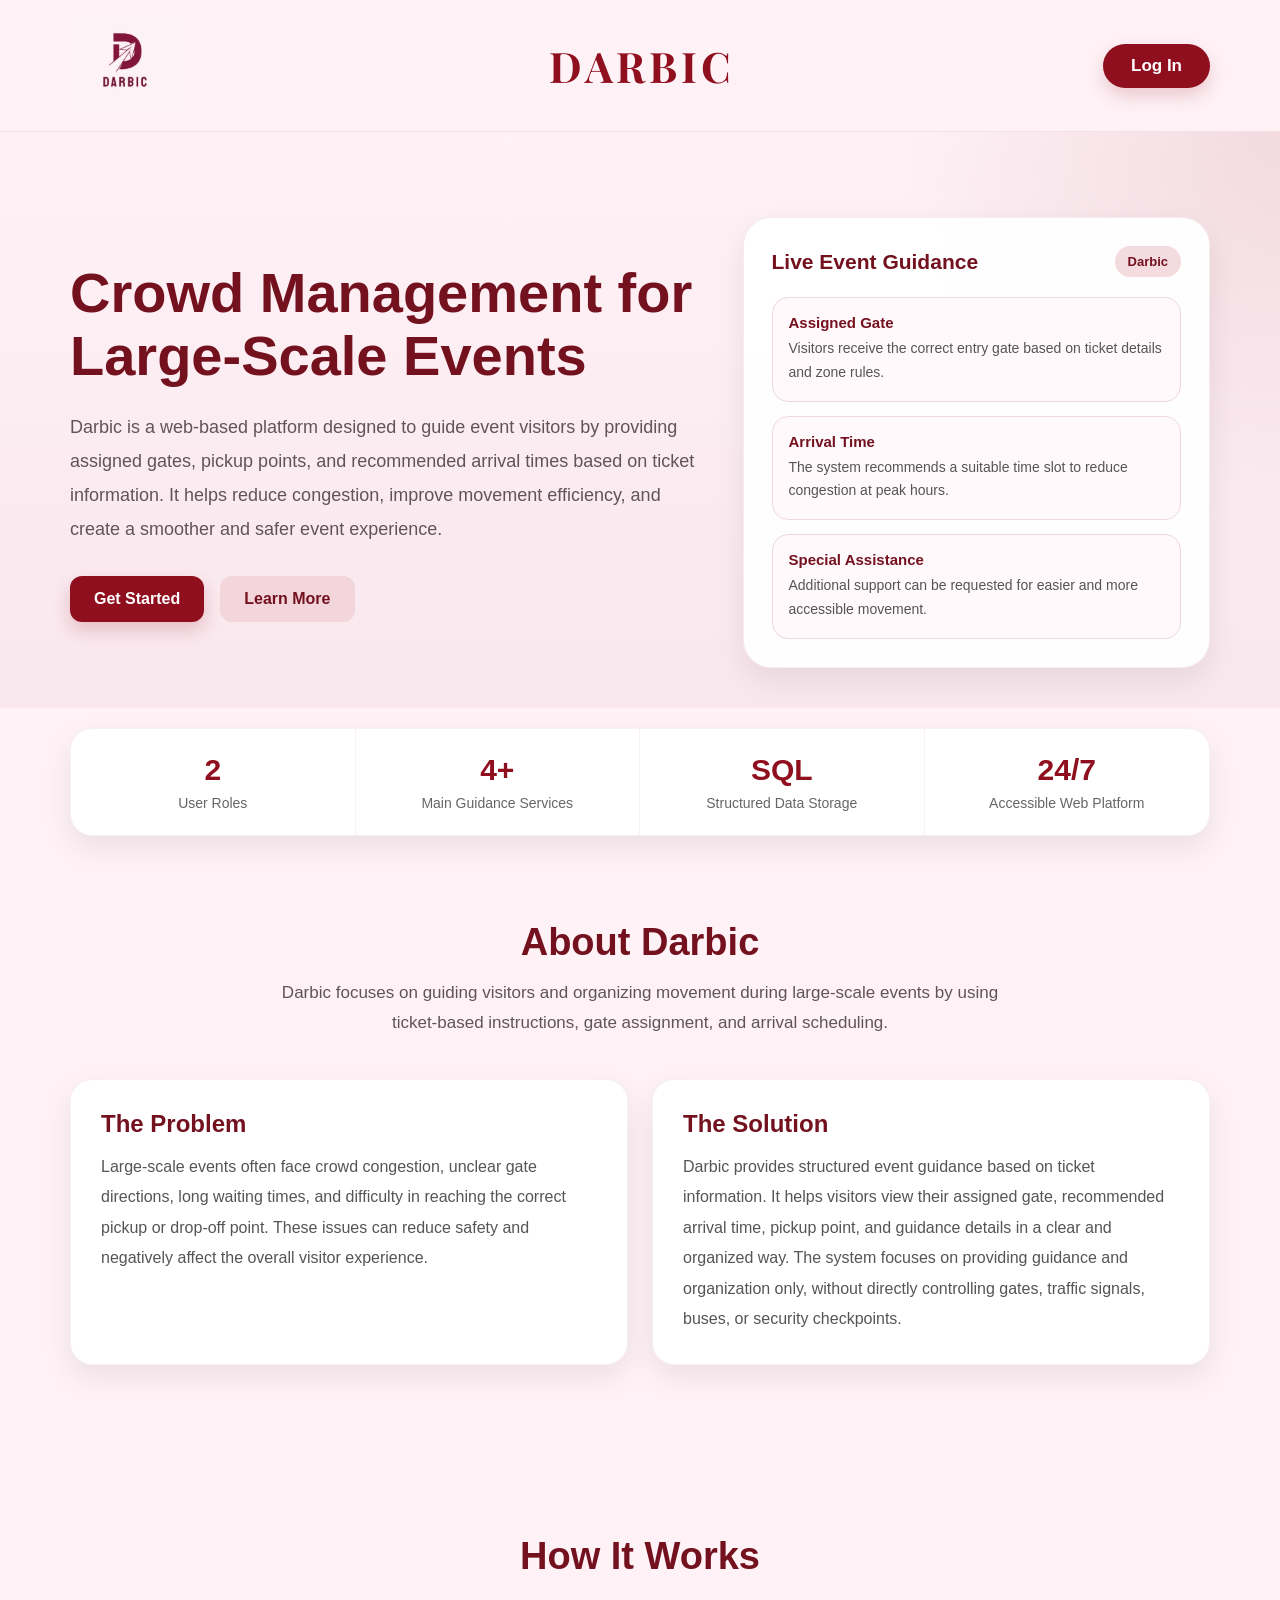
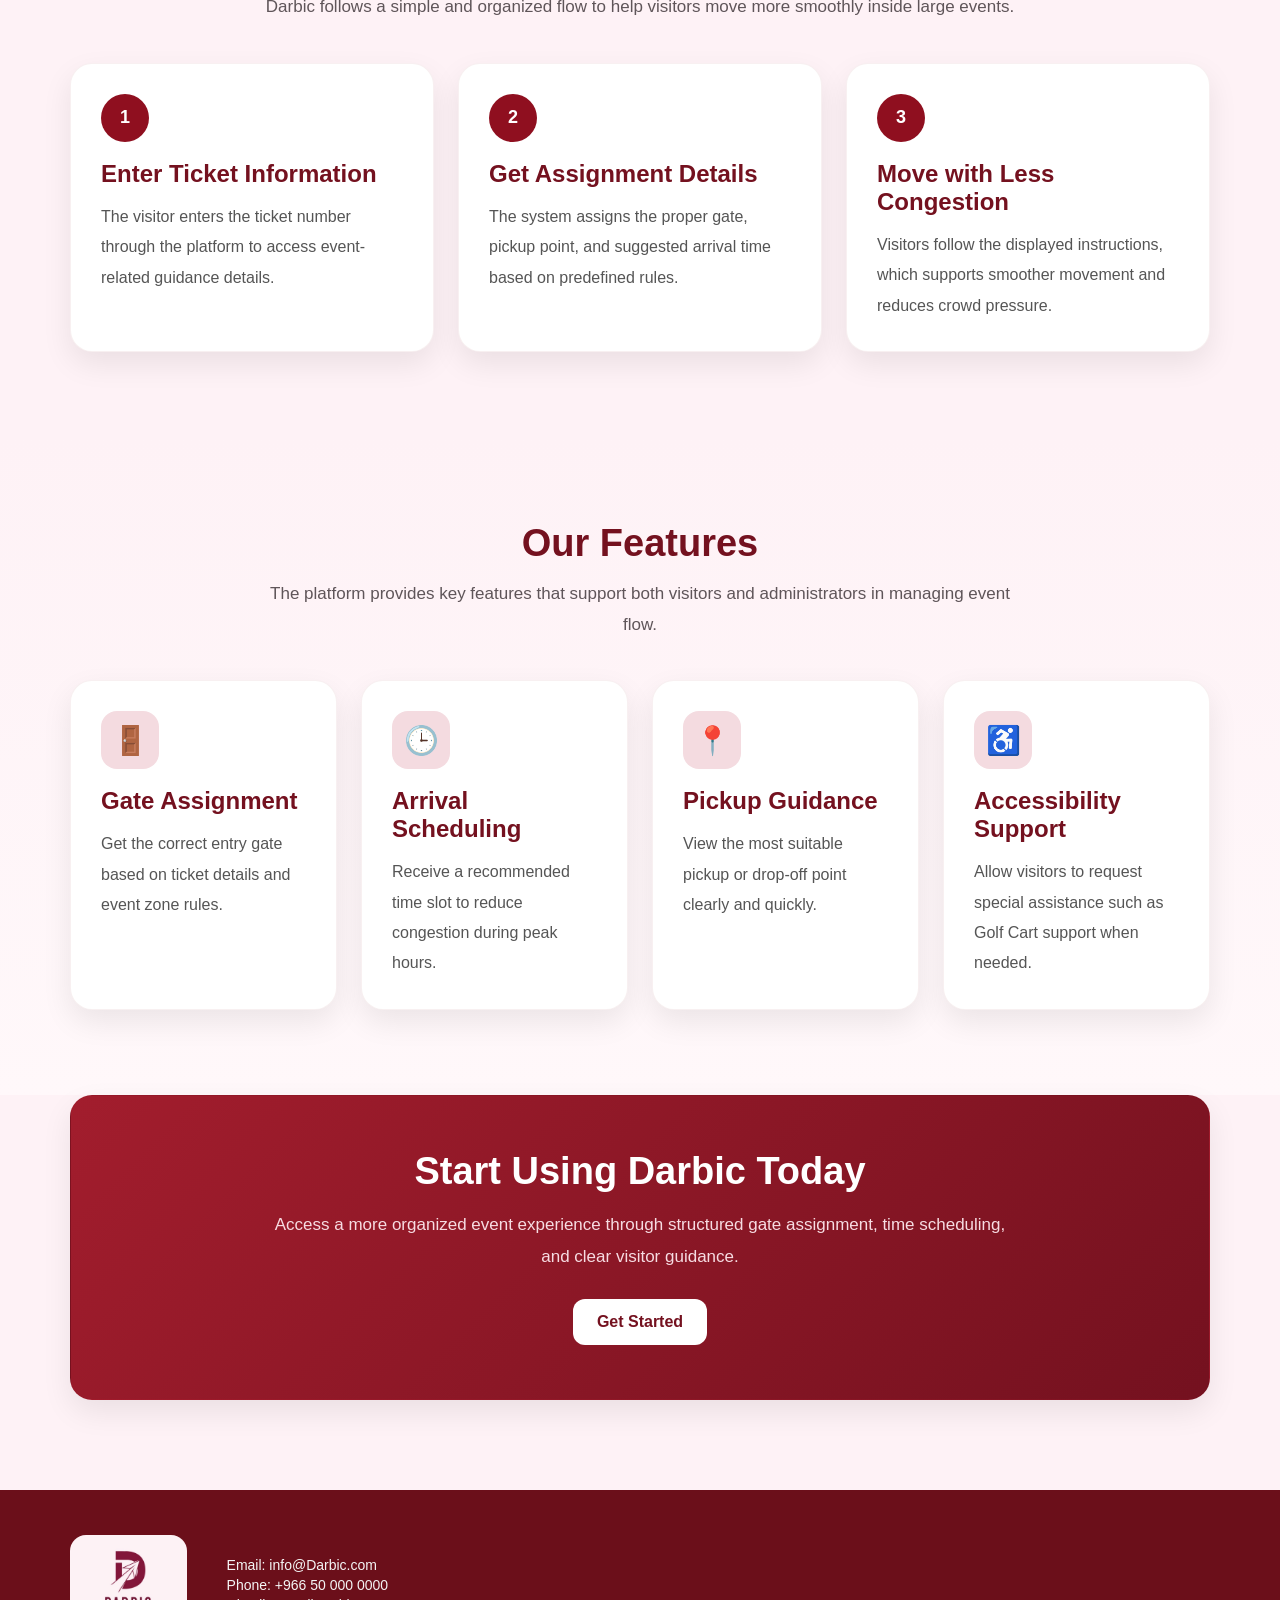
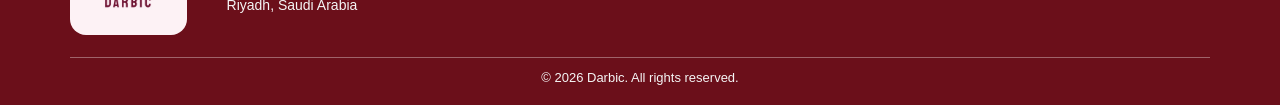
<file: index.html>
<!DOCTYPE html>
<html lang="en">
<head>
  <meta charset="UTF-8">
  <meta name="viewport" content="width=device-width, initial-scale=1.0">
  <title>Darbic Home</title>
  <link href="https://fonts.googleapis.com/css2?family=Playfair+Display:wght@600;700&display=swap" rel="stylesheet">
  <style>
    * {
      box-sizing: border-box;
      margin: 0;
      padding: 0;
      font-family: "Segoe UI", Tahoma, sans-serif;
    }

    html {
      scroll-behavior: smooth;
    }

    :root {
      --primary: #8f0f1f;
      --primary-dark: #74111f;
      --soft-bg: #fef2f6;
      --soft-section: #f9e7ed;
      --card-bg: #ffffff;
      --text: #2f2f2f;
      --muted: #5f5559;
      --shadow: 0 12px 30px rgba(0, 0, 0, 0.08);
      --radius: 22px;
    }

    body {
      background: var(--soft-bg);
      color: var(--text);
      min-height: 100vh;
      overflow-x: hidden;
    }

    .main-header {
      display: flex;
      align-items: center;
      justify-content: space-between;
      padding: 18px 70px;
      background: rgba(254, 242, 246, 0.92);
      backdrop-filter: blur(10px);
      position: sticky;
      top: 0;
      z-index: 1000;
      border-bottom: 1px solid rgba(143, 15, 31, 0.08);
    }

    .logo {
      height: 95px;
    }

    .Darbic-name {
      font-family: "Playfair Display", serif;
      font-size: 42px;
      letter-spacing: 4px;
      color: var(--primary);
    }

    .login-btn {
      text-decoration: none;
      background: var(--primary);
      color: #fff;
      padding: 12px 28px;
      border-radius: 999px;
      font-size: 17px;
      font-weight: 600;
      transition: 0.25s;
      box-shadow: 0 8px 18px rgba(143, 15, 31, 0.18);
    }

    .login-btn:hover {
      background: var(--primary-dark);
      transform: translateY(-2px);
    }

    .hero {
      padding: 85px 70px 40px;
      background:
        radial-gradient(circle at top right, rgba(143,15,31,0.10), transparent 28%),
        linear-gradient(to bottom, #fef2f6, #f9e7ed);
    }

    .hero-layout {
      display: grid;
      grid-template-columns: 1.15fr 0.85fr;
      gap: 40px;
      align-items: center;
    }

    .hero-text h1 {
      font-size: 56px;
      line-height: 1.12;
      color: var(--primary-dark);
      margin-bottom: 22px;
      max-width: 720px;
    }

    .hero-text p {
      max-width: 720px;
      font-size: 18px;
      line-height: 1.9;
      color: var(--muted);
    }

    .hero-buttons {
      margin-top: 30px;
      display: flex;
      gap: 16px;
      flex-wrap: wrap;
    }

    .btn-primary,
    .btn-secondary {
      text-decoration: none;
      padding: 14px 24px;
      border-radius: 12px;
      font-size: 16px;
      font-weight: 600;
      transition: 0.25s;
      display: inline-block;
    }

    .btn-primary {
      background: var(--primary);
      color: #fff;
      box-shadow: 0 8px 18px rgba(143,15,31,0.20);
    }

    .btn-primary:hover {
      background: var(--primary-dark);
      transform: translateY(-2px);
    }

    .btn-secondary {
      background: #f2d6dc;
      color: var(--primary-dark);
    }

    .btn-secondary:hover {
      background: #ebc5ce;
      transform: translateY(-2px);
    }

    .hero-visual {
      display: flex;
      justify-content: center;
    }

    .hero-card {
      width: 100%;
      max-width: 470px;
      background: rgba(255,255,255,0.95);
      border-radius: 28px;
      padding: 28px;
      box-shadow: var(--shadow);
      border: 1px solid rgba(143,15,31,0.08);
    }

    .hero-card-top {
      display: flex;
      align-items: center;
      justify-content: space-between;
      margin-bottom: 20px;
    }

    .hero-card-top h3 {
      color: var(--primary-dark);
      font-size: 21px;
    }

    .hero-badge {
      background: #f4dbe0;
      color: var(--primary-dark);
      padding: 8px 13px;
      border-radius: 999px;
      font-size: 13px;
      font-weight: 700;
    }

    .mini-list {
      display: grid;
      gap: 14px;
    }

    .mini-item {
      background: #fff9fb;
      border: 1px solid #eed8de;
      border-radius: 16px;
      padding: 16px;
    }

    .mini-item strong {
      display: block;
      color: var(--primary-dark);
      margin-bottom: 6px;
      font-size: 15px;
    }

    .mini-item span {
      color: #555;
      font-size: 14px;
      line-height: 1.7;
    }

    .stats-bar {
      margin: 20px 70px 0;
      display: grid;
      grid-template-columns: repeat(4, 1fr);
      background: #fff;
      border-radius: 22px;
      box-shadow: var(--shadow);
      overflow: hidden;
      border: 1px solid rgba(143,15,31,0.06);
    }

    .stat-box {
      text-align: center;
      padding: 24px 18px;
      border-right: 1px solid rgba(143,15,31,0.06);
    }

    .stat-box:last-child {
      border-right: none;
    }

    .stat-box h3 {
      color: var(--primary);
      font-size: 30px;
      margin-bottom: 8px;
    }

    .stat-box p {
      color: #666;
      font-size: 14px;
    }

    .section {
      padding: 85px 70px;
    }

    .section-title {
      text-align: center;
      color: var(--primary-dark);
      font-size: 38px;
      margin-bottom: 14px;
    }

    .section-subtitle {
      text-align: center;
      max-width: 760px;
      margin: 0 auto 40px;
      color: var(--muted);
      line-height: 1.8;
      font-size: 17px;
    }

    .about-grid,
    .how-grid,
    .features-grid {
      display: grid;
      gap: 24px;
    }

    .about-grid {
      grid-template-columns: repeat(2, 1fr);
    }

    .how-grid {
      grid-template-columns: repeat(3, 1fr);
    }

    .features-grid {
      grid-template-columns: repeat(4, 1fr);
    }

    .about-card,
    .step-card,
    .feature-card,
    .cta-card {
      background: var(--card-bg);
      border-radius: var(--radius);
      box-shadow: var(--shadow);
      border: 1px solid rgba(143,15,31,0.06);
    }

    .about-card,
    .step-card,
    .feature-card {
      padding: 30px;
    }

    .about-card h3,
    .step-card h3,
    .feature-card h3 {
      color: var(--primary-dark);
      font-size: 24px;
      margin-bottom: 14px;
    }

    .about-card p,
    .step-card p,
    .feature-card p {
      color: #555;
      font-size: 16px;
      line-height: 1.9;
    }

    .step-number {
      width: 48px;
      height: 48px;
      border-radius: 50%;
      background: var(--primary);
      color: #fff;
      display: flex;
      align-items: center;
      justify-content: center;
      font-weight: 700;
      font-size: 18px;
      margin-bottom: 18px;
    }

    .features {
      background: linear-gradient(to bottom, #fef2f6, #fff8fa);
    }

    .feature-card {
      transition: 0.25s;
    }

    .feature-card:hover,
    .about-card:hover,
    .step-card:hover {
      transform: translateY(-6px);
    }

    .feature-icon {
      width: 58px;
      height: 58px;
      border-radius: 16px;
      background: #f4dbe0;
      color: var(--primary-dark);
      display: flex;
      align-items: center;
      justify-content: center;
      font-size: 28px;
      margin-bottom: 18px;
    }

    .cta {
      padding: 0 70px 90px;
    }

    .cta-card {
      background: linear-gradient(135deg, #a21d2d, #74111f);
      text-align: center;
      color: #fff;
      padding: 54px 30px;
    }

    .cta-card h2 {
      font-size: 38px;
      margin-bottom: 16px;
    }

    .cta-card p {
      max-width: 760px;
      margin: 0 auto 26px;
      line-height: 1.9;
      color: #f7dce2;
      font-size: 17px;
    }

    .cta-card .btn-primary {
      background: #fff;
      color: var(--primary-dark);
      box-shadow: none;
    }

    .cta-card .btn-primary:hover {
      background: #f9eff2;
    }

    .main-footer {
      background: #6b0f1a;
      color: #f5f5f5;
      padding: 45px 70px 20px;
    }

    .footer-content {
      display: flex;
      align-items: center;
      gap: 40px;
      flex-wrap: wrap;
    }

    .footer-logo {
      height: 100px;
      border-radius: 16px;
    }

    .contact-info p {
      margin: 4px 0;
      font-size: 14px;
    }

    .footer-bottom {
      margin-top: 22px;
      padding-top: 12px;
      border-top: 1px solid rgba(255,255,255,.35);
      text-align: center;
      font-size: 13px;
    }

    @media (max-width: 1100px) {
      .hero-layout,
      .about-grid,
      .features-grid,
      .how-grid {
        grid-template-columns: repeat(2, 1fr);
      }

      .stats-bar {
        grid-template-columns: repeat(2, 1fr);
      }

      .main-header,
      .hero,
      .section,
      .cta,
      .main-footer {
        padding-left: 28px;
        padding-right: 28px;
      }

      .stats-bar {
        margin-left: 28px;
        margin-right: 28px;
      }
    }

    @media (max-width: 760px) {
      .hero-layout,
      .about-grid,
      .features-grid,
      .how-grid,
      .stats-bar {
        grid-template-columns: 1fr;
      }

      .main-header {
        flex-direction: column;
        gap: 18px;
        text-align: center;
      }

      .hero {
        padding-top: 55px;
      }

      .hero-text h1 {
        font-size: 38px;
      }

      .section-title {
        font-size: 30px;
      }

      .Darbic-name {
        font-size: 32px;
      }

      .logo {
        height: 80px;
      }

      .stat-box {
        border-right: none;
        border-bottom: 1px solid rgba(143,15,31,0.06);
      }

      .stat-box:last-child {
        border-bottom: none;
      }
    }
  </style>
</head>
<body>

  <header class="main-header">
    <img src="images/darbic-logo.jpg" alt="Darbic Logo" class="logo">
    <h1 class="Darbic-name">DARBIC</h1>
    <a href="login-selection.php" class="login-btn">Log In</a>
  </header>

  <section class="hero">
    <div class="hero-layout">
      <div class="hero-text">
        <h1>Crowd Management for Large-Scale Events</h1>
        <p>
          Darbic is a web-based platform designed to guide event visitors by providing
          assigned gates, pickup points, and recommended arrival times based on ticket information. It helps reduce congestion,
          improve movement efficiency, and create a smoother and safer event experience.
        </p>

        <div class="hero-buttons">
          <a href="login-selection.php" class="btn-primary">Get Started</a>
          <a href="#about" class="btn-secondary">Learn More</a>
        </div>
      </div>

      <div class="hero-visual">
        <div class="hero-card">
          <div class="hero-card-top">
            <h3>Live Event Guidance</h3>
            <span class="hero-badge">Darbic</span>
          </div>

          <div class="mini-list">
            <div class="mini-item">
              <strong>Assigned Gate</strong>
              <span>Visitors receive the correct entry gate based on ticket details and zone rules.</span>
            </div>

            <div class="mini-item">
              <strong>Arrival Time</strong>
              <span>The system recommends a suitable time slot to reduce congestion at peak hours.</span>
            </div>

            <div class="mini-item">
              <strong>Special Assistance</strong>
              <span>Additional support can be requested for easier and more accessible movement.</span>
            </div>
          </div>
        </div>
      </div>
    </div>
  </section>

  <section class="stats-bar">
    <div class="stat-box">
      <h3>2</h3>
      <p>User Roles</p>
    </div>
    <div class="stat-box">
      <h3>4+</h3>
      <p>Main Guidance Services</p>
    </div>
    <div class="stat-box">
      <h3>SQL</h3>
      <p>Structured Data Storage</p>
    </div>
    <div class="stat-box">
      <h3>24/7</h3>
      <p>Accessible Web Platform</p>
    </div>
  </section>

  <section class="section" id="about">
    <h2 class="section-title">About Darbic</h2>
    <p class="section-subtitle">
      Darbic focuses on guiding visitors and organizing movement during large-scale events
      by using ticket-based instructions, gate assignment, and arrival scheduling.
    </p>

    <div class="about-grid">
      <div class="about-card">
        <h3>The Problem</h3>
        <p>
          Large-scale events often face crowd congestion, unclear gate directions,
          long waiting times, and difficulty in reaching the correct pickup or drop-off point.
          These issues can reduce safety and negatively affect the overall visitor experience.
        </p>
      </div>

      <div class="about-card">
        <h3>The Solution</h3>
        <p>
          Darbic provides structured event guidance based on ticket information.
          It helps visitors view their assigned gate, recommended arrival time,
          pickup point, and guidance details in a clear and organized way.
         The system focuses on providing guidance and organization only, 
          without directly controlling gates, traffic signals, buses, or security checkpoints.
        </p>
      </div>
    </div>
  </section>

  <section class="section">
    <h2 class="section-title">How It Works</h2>
    <p class="section-subtitle">
      Darbic follows a simple and organized flow to help visitors move more smoothly inside large events.
    </p>

    <div class="how-grid">
      <div class="step-card">
        <div class="step-number">1</div>
        <h3>Enter Ticket Information</h3>
        <p>
          The visitor enters the ticket number through the platform to access event-related guidance details.
        </p>
      </div>

      <div class="step-card">
        <div class="step-number">2</div>
        <h3>Get Assignment Details</h3>
        <p>
          The system assigns the proper gate, pickup point, and suggested arrival time based on predefined rules.
        </p>
      </div>

      <div class="step-card">
        <div class="step-number">3</div>
        <h3>Move with Less Congestion</h3>
        <p>
          Visitors follow the displayed instructions, which supports smoother movement and reduces crowd pressure.
        </p>
      </div>
    </div>
  </section>

  <section class="section features">
    <h2 class="section-title">Our Features</h2>
    <p class="section-subtitle">
      The platform provides key features that support both visitors and administrators in managing event flow.
    </p>

    <div class="features-grid">
      <div class="feature-card">
        <div class="feature-icon">🚪</div>
        <h3>Gate Assignment</h3>
        <p>Get the correct entry gate based on ticket details and event zone rules.</p>
      </div>

      <div class="feature-card">
        <div class="feature-icon">🕒</div>
        <h3>Arrival Scheduling</h3>
        <p>Receive a recommended time slot to reduce congestion during peak hours.</p>
      </div>

      <div class="feature-card">
        <div class="feature-icon">📍</div>
        <h3>Pickup Guidance</h3>
        <p>View the most suitable pickup or drop-off point clearly and quickly.</p>
      </div>

      <div class="feature-card">
        <div class="feature-icon">♿</div>
        <h3>Accessibility Support</h3>
        <p>Allow visitors to request special assistance such as Golf Cart support when needed.</p>
      </div>
    </div>
  </section>

  <section class="cta">
    <div class="cta-card">
      <h2>Start Using Darbic Today</h2>
      <p>
        Access a more organized event experience through structured gate assignment,
        time scheduling, and clear visitor guidance.
      </p>
      <a href="login-selection.php" class="btn-primary">Get Started</a>
    </div>
  </section>

  <footer class="main-footer">
    <div class="footer-content">
      <img src="images/darbic-logo.jpg" alt="Darbic Logo" class="footer-logo">
      <div class="contact-info">
        <p>Email: info@Darbic.com</p>
        <p>Phone: +966 50 000 0000</p>
        <p>Riyadh, Saudi Arabia</p>
      </div>
    </div>
    <div class="footer-bottom">&copy; 2026 Darbic. All rights reserved.</div>
  </footer>

</body>
</html>
</file>
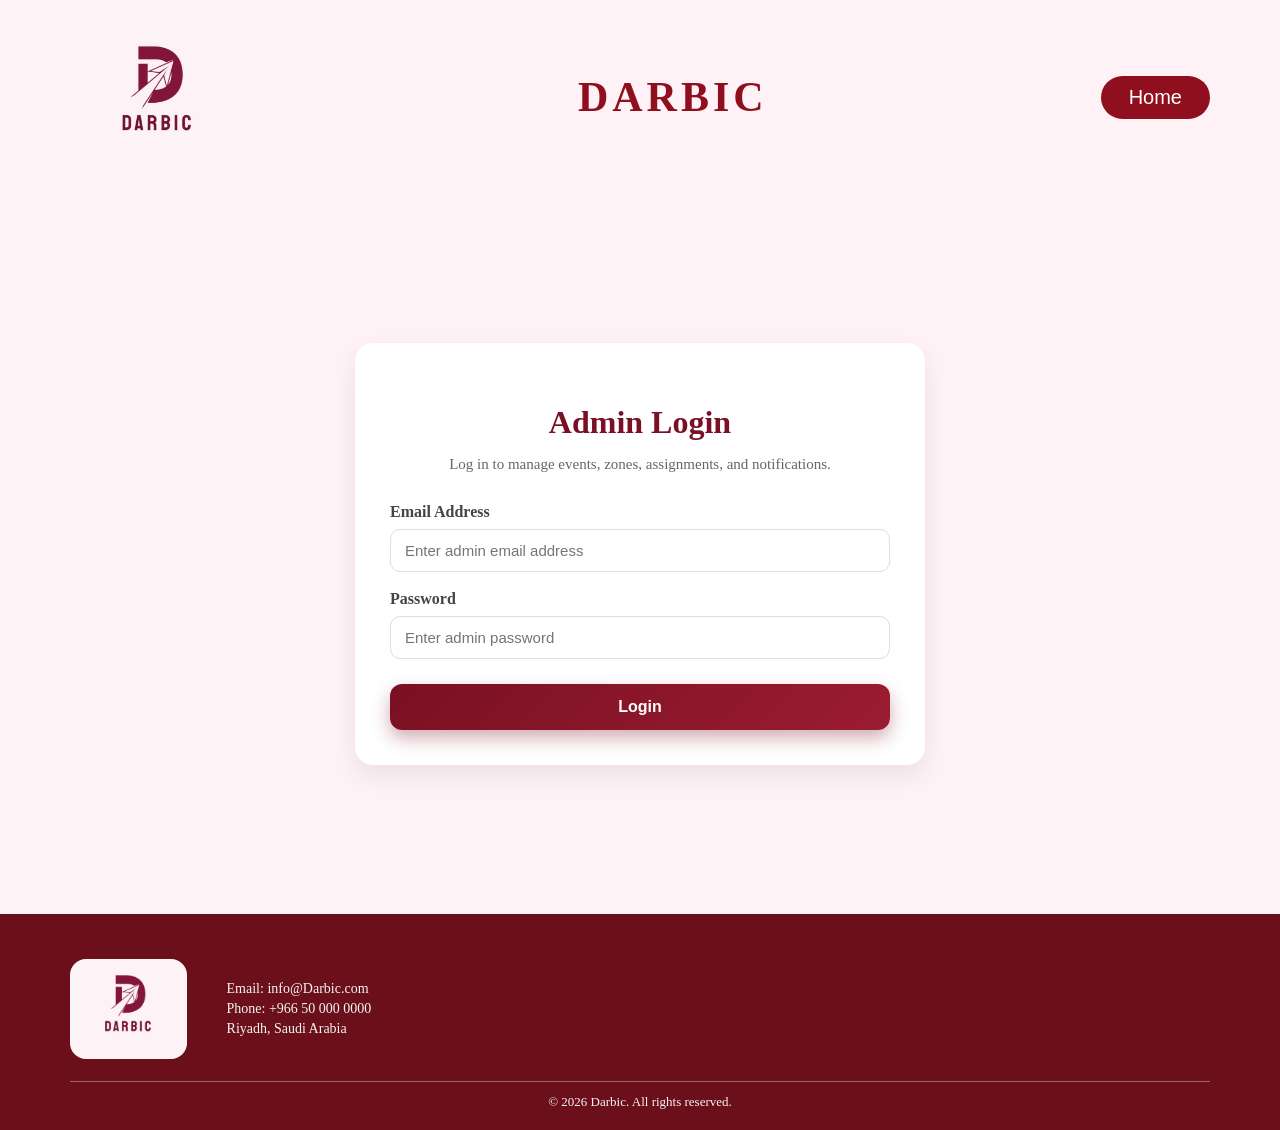
<file: admin-login.html>
<!DOCTYPE html>
<html lang="en">
<head>
  <meta charset="UTF-8">
  <meta name="viewport" content="width=device-width, initial-scale=1.0">
  <title>Darbic - Admin Login</title>
  <link rel="stylesheet" href="visitor.css">

  <style>
    .login-wrapper{
      min-height: calc(100vh - 260px);
      display:flex;
      justify-content:center;
      align-items:center;
      padding:40px 20px;
    }

    .login-card{
      width:100%;
      max-width:500px;
      background:white;
      border-radius:18px;
      box-shadow:0 10px 25px rgba(0,0,0,0.08);
      padding:35px;
    }

    .login-title{
      text-align:center;
      color:#7A1023;
      font-size:32px;
      margin-bottom:10px;
    }

    .login-subtitle{
      text-align:center;
      color:#666;
      margin-bottom:30px;
      font-size:15px;
    }

    .form-group{
      display:flex;
      flex-direction:column;
      margin-bottom:18px;
    }

    .form-group label{
      margin-bottom:8px;
      font-weight:600;
      color:#444;
    }

    .form-group input{
      padding:12px 14px;
      border:1px solid #ddd;
      border-radius:10px;
      font-size:15px;
      outline:none;
      transition:0.3s;
    }

    .form-group input:focus{
      border-color:#8f0f1f;
      box-shadow:0 0 0 3px rgba(143,15,31,0.10);
    }

    .login-actions{
      margin-top:25px;
      display:flex;
      justify-content:center;
    }

    .login-actions .btn-darbic{
      width:100%;
      justify-content:center;
    }

    .message-box{
      background:#f9e7ed;
      color:#7A1023;
      border:1px solid #e7c8d0;
      border-radius:10px;
      padding:12px;
      margin-bottom:18px;
      text-align:center;
      font-size:14px;
    }
  </style>
</head>

<body>

  <header class="main-header">
    <img src="images/darbic-logo.jpg" alt="Darbic Logo" class="logo">
    <h1 class="Darbic-name">DARBIC</h1>
<button class="signout-btn" type="button" onclick="window.location.href='index.php'">Home</button>
  </header>

  <section class="login-wrapper">
    <div class="login-card">

      <h2 class="login-title">Admin Login</h2>
      <p class="login-subtitle">
        Log in to manage events, zones, assignments, and notifications.
      </p>


      <form action="#" method="post">

        <div class="form-group">
          <label for="email">Email Address</label>
          <input type="email" id="email" name="email" placeholder="Enter admin email address">
        </div>

        <div class="form-group">
          <label for="password">Password</label>
          <input type="password" id="password" name="password" placeholder="Enter admin password">
        </div>

        <div class="login-actions">
     <button type="button" class="btn-darbic" onclick="window.location.href='admin_dashboard.php'">Login</button>
        </div>

      </form>
    </div>
  </section>

  <footer class="main-footer">
    <div class="footer-content">
      <img src="images/darbic-logo.jpg" alt="Darbic Logo" class="footer-logo">

      <div class="contact-info">
        <p>Email: info@Darbic.com</p>
        <p>Phone: +966 50 000 0000</p>
        <p>Riyadh, Saudi Arabia</p>
      </div>
    </div>

    <div class="footer-bottom">
      &copy; 2026 Darbic. All rights reserved.
    </div>
  </footer>

</body>
</html>
</file>
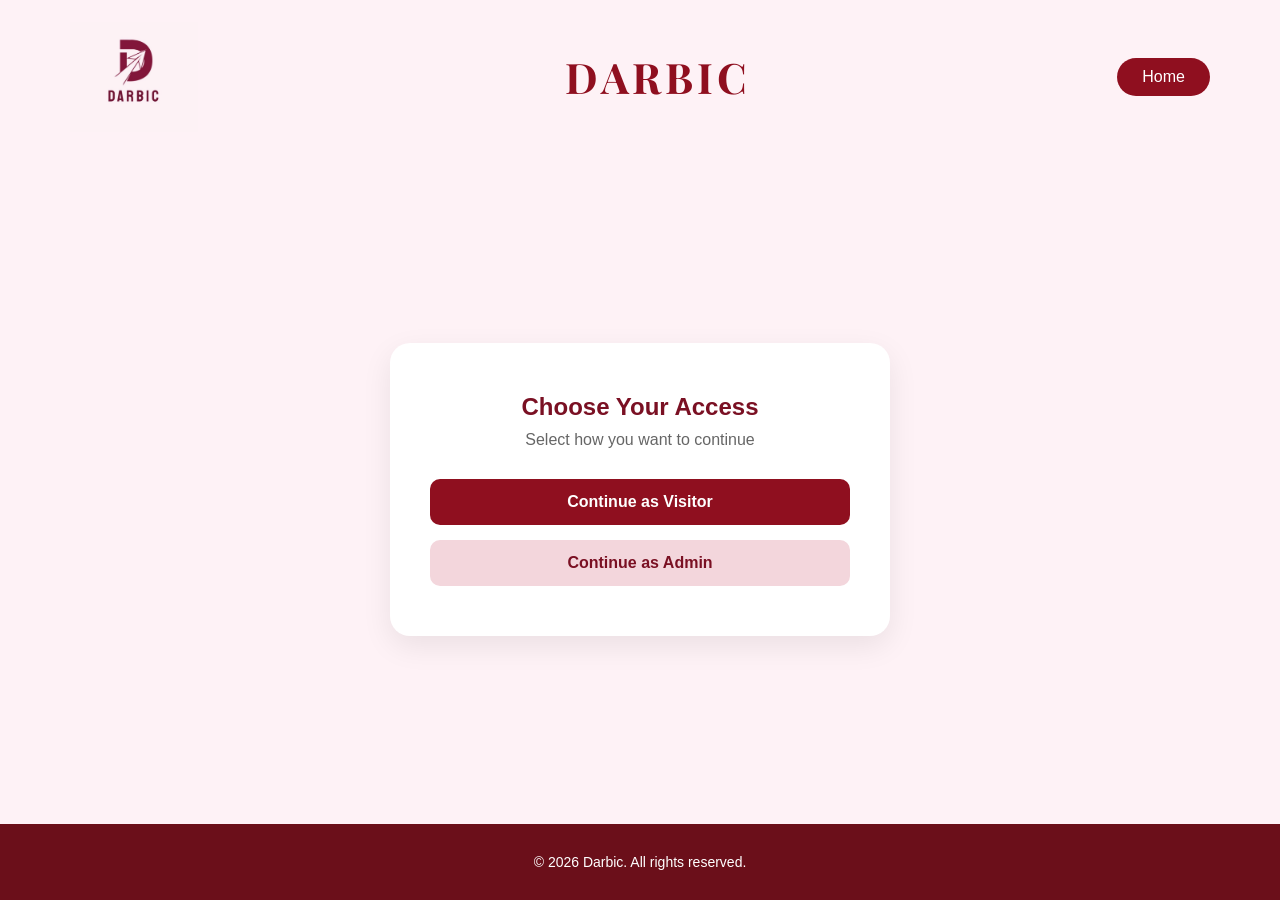
<file: login-selection.html>
<!DOCTYPE html>
<html lang="en">
<head>
  <meta charset="UTF-8">
  <title>Darbic - Choose Login</title>
  <meta name="viewport" content="width=device-width, initial-scale=1.0">
<link href="https://fonts.googleapis.com/css2?family=Playfair+Display&display=swap" rel="stylesheet">
  <style>
    * {
      box-sizing: border-box;
      margin: 0;
      padding: 0;
      font-family: Segoe UI, Tahoma, sans-serif;
    }

    body {
      background: #fef2f6;
      color: #2f2f2f;
      min-height: 100vh;
      display: flex;
      flex-direction: column;
    }

   
    .main-header {
      display: flex;
      align-items: center;
      justify-content: space-between;
      padding: 22px 70px;
      background: #fef2f6;
    }

    .logo {
      height: 110px;
    }

  .Darbic-name {
  font-family: "Playfair Display", serif;
  font-size: 42px;
  letter-spacing: 4px;
  color: #8f0f1f;
}

    .home-btn {
      background: #8f0f1f;
      color: #fff;
      padding: 10px 25px;
      border-radius: 40px;
      text-decoration: none;
    }


    .container {
      flex: 1;
      display: flex;
      align-items: center;
      justify-content: center;
      padding: 40px;
    }

    .box {
      background: #fff;
      padding: 50px 40px;
      border-radius: 20px;
      text-align: center;
      box-shadow: 0 10px 30px rgba(0,0,0,0.08);
      width: 100%;
      max-width: 500px;
    }

    .box h2 {
      color: #7A1023;
      margin-bottom: 10px;
    }

    .box p {
      color: #666;
      margin-bottom: 30px;
    }

    .buttons {
      display: flex;
      flex-direction: column;
      gap: 15px;
    }

    .btn {
      padding: 14px;
      border-radius: 10px;
      text-decoration: none;
      font-weight: 600;
      transition: 0.2s;
    }

    .visitor {
      background: #8f0f1f;
      color: #fff;
    }

    .visitor:hover {
      background: #7a1023;
    }

    .admin {
      background: #f3d6dc;
      color: #7A1023;
    }

    .admin:hover {
      background: #eac3cc;
    }

   
    .main-footer {
      background: #6b0f1a;
      color: #fff;
      padding: 30px;
      text-align: center;
      font-size: 14px;
    }
  </style>
</head>

<body>


  <header class="main-header">
    <img src="images/darbic-logo.jpg" alt="Darbic Logo" class="logo">
    <h1 class="Darbic-name">DARBIC</h1>
    <a href="index.html" class="home-btn">Home</a>
  </header>


  <div class="container">
    <div class="box">
      <h2>Choose Your Access</h2>
      <p>Select how you want to continue</p>

      <div class="buttons">
        <a href="visitor-login.html" class="btn visitor">
          Continue as Visitor
        </a>

        <a href="admin-login.html" class="btn admin">
          Continue as Admin
        </a>
      </div>
    </div>
  </div>


  <footer class="main-footer">
    © 2026 Darbic. All rights reserved.
  </footer>

</body>
</html>
</file>
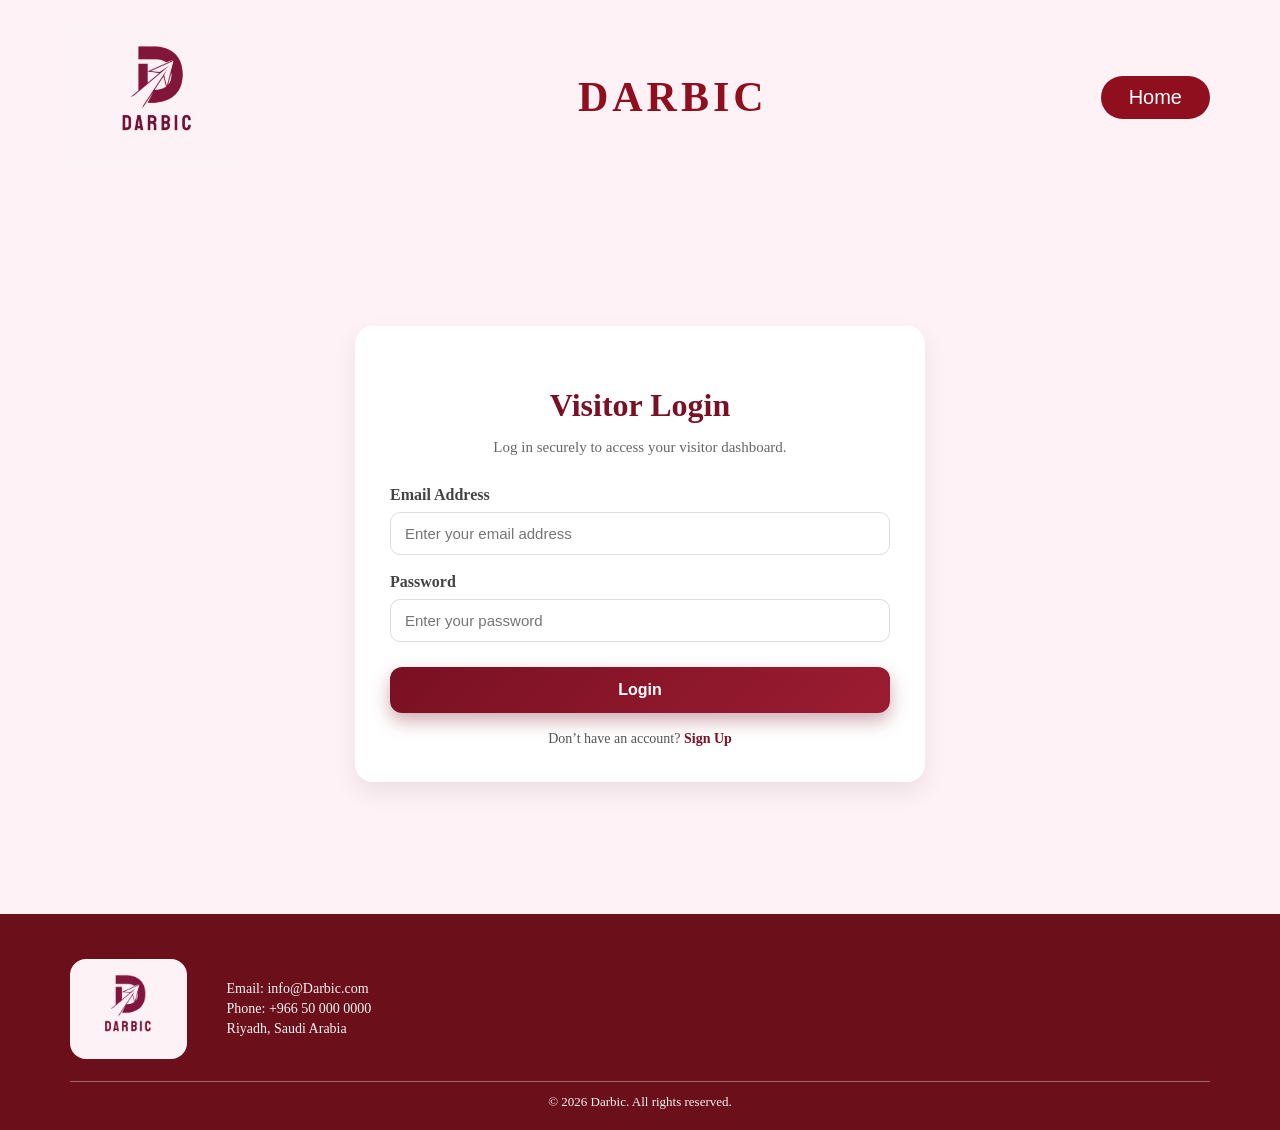
<file: visitor-login.html>
<!DOCTYPE html>
<html lang="en">
<head>
  <meta charset="UTF-8">
  <meta name="viewport" content="width=device-width, initial-scale=1.0">
  <title>Darbic - Visitor Login</title>
  <link rel="stylesheet" href="visitor.css">

  <style>
    .login-wrapper{
      min-height: calc(100vh - 260px);
      display:flex;
      justify-content:center;
      align-items:center;
      padding:40px 20px;
    }

    .login-card{
      width:100%;
      max-width:500px;
      background:white;
      border-radius:18px;
      box-shadow:0 10px 25px rgba(0,0,0,0.08);
      padding:35px;
    }

    .login-title{
      text-align:center;
      color:#7A1023;
      font-size:32px;
      margin-bottom:10px;
    }

    .login-subtitle{
      text-align:center;
      color:#666;
      margin-bottom:30px;
      font-size:15px;
    }

    .form-group{
      display:flex;
      flex-direction:column;
      margin-bottom:18px;
    }

    .form-group label{
      margin-bottom:8px;
      font-weight:600;
      color:#444;
    }

    .form-group input{
      padding:12px 14px;
      border:1px solid #ddd;
      border-radius:10px;
      font-size:15px;
      outline:none;
      transition:0.3s;
    }

    .form-group input:focus{
      border-color:#8f0f1f;
      box-shadow:0 0 0 3px rgba(143,15,31,0.10);
    }

    .login-actions{
      margin-top:25px;
      display:flex;
      justify-content:center;
    }

    .login-actions .btn-darbic{
      width:100%;
      justify-content:center;
    }

    .extra-links{
      margin-top:18px;
      text-align:center;
      font-size:14px;
      color:#555;
    }

    .extra-links a{
      color:#7A1023;
      font-weight:600;
      text-decoration:none;
    }

    .extra-links a:hover{
      text-decoration:underline;
    }

    .message-box{
      background:#f9e7ed;
      color:#7A1023;
      border:1px solid #e7c8d0;
      border-radius:10px;
      padding:12px;
      margin-bottom:18px;
      text-align:center;
      font-size:14px;
    }
  </style>
</head>

<body>

  <header class="main-header">
    <img src="images/darbic-logo.jpg" alt="Darbic Logo" class="logo">
    <h1 class="Darbic-name">DARBIC</h1>
   <button class="signout-btn" type="button" onclick="window.location.href='index.html'">Home</button>
  </header>

  <section class="login-wrapper">
    <div class="login-card">

      <h2 class="login-title">Visitor Login</h2>
      <p class="login-subtitle">
        Log in securely to access your visitor dashboard.
      </p>

     

      <form action="#" method="post">

        <div class="form-group">
          <label for="email">Email Address</label>
          <input type="email" id="email" name="email" placeholder="Enter your email address">
        </div>

        <div class="form-group">
          <label for="password">Password</label>
          <input type="password" id="password" name="password" placeholder="Enter your password">
        </div>

        <div class="login-actions">
         <button type="button" class="btn-darbic" onclick="window.location.href='visitor.html'">Login</button>
        </div>

        <div class="extra-links">
          Don’t have an account?
          <a href="visitor-signup.html">Sign Up</a>
        </div>

      </form>
    </div>
  </section>

  <footer class="main-footer">
    <div class="footer-content">
      <img src="images/darbic-logo.jpg" alt="Darbic Logo" class="footer-logo">

      <div class="contact-info">
        <p>Email: info@Darbic.com</p>
        <p>Phone: +966 50 000 0000</p>
        <p>Riyadh, Saudi Arabia</p>
      </div>
    </div>

    <div class="footer-bottom">
      &copy; 2026 Darbic. All rights reserved.
    </div>
  </footer>

</body>
</html>
</file>
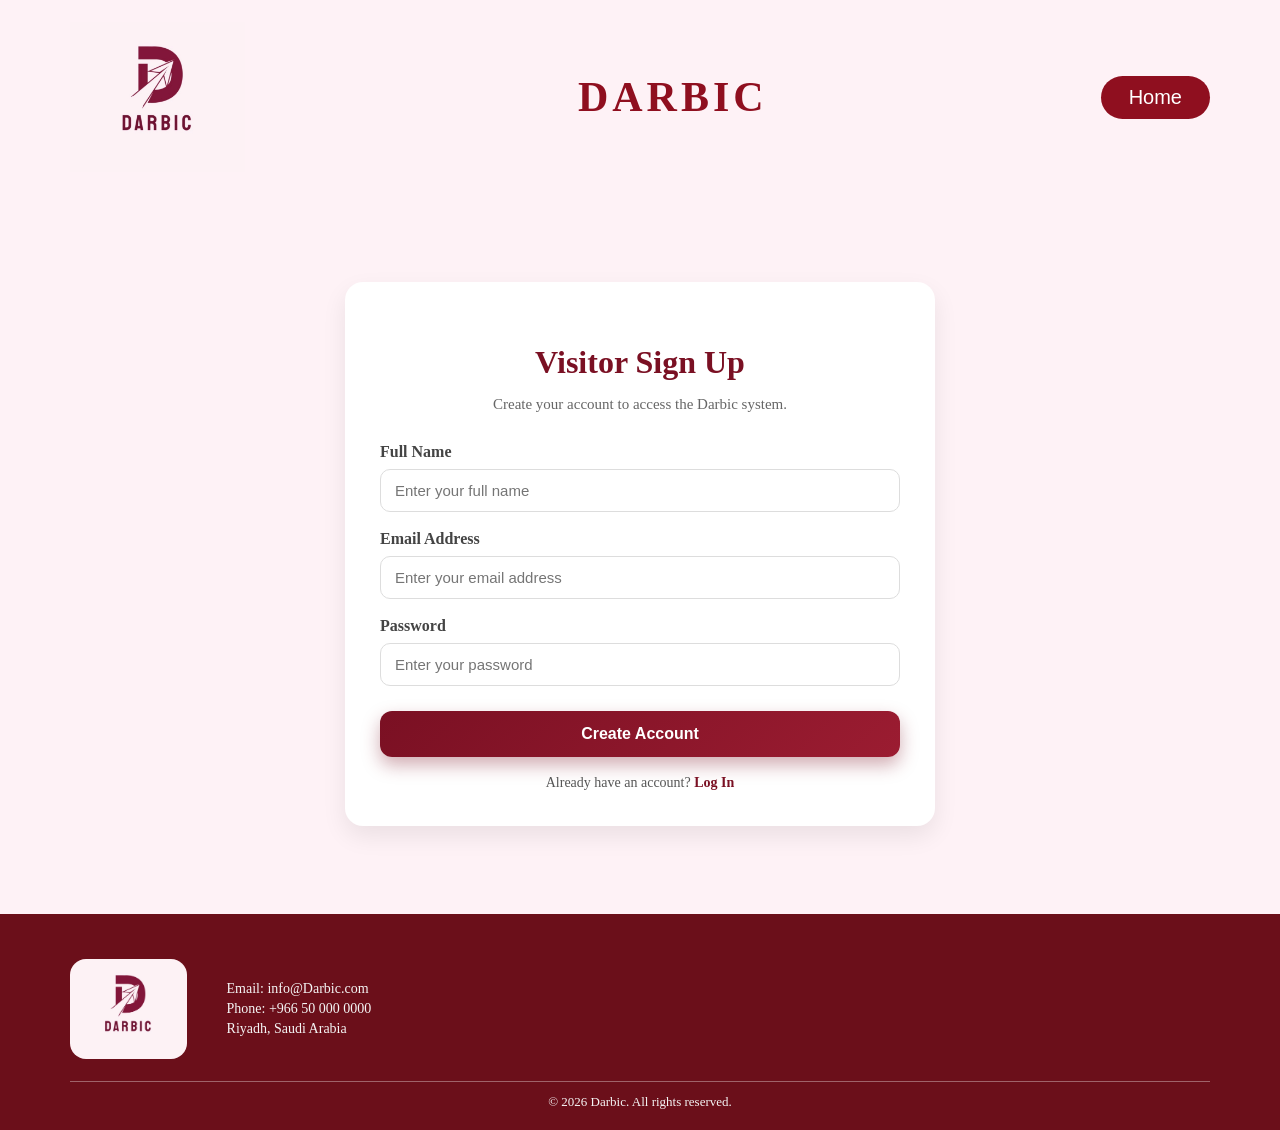
<file: visitor-signup.html>
<!DOCTYPE html>
<html lang="en">
<head>
  <meta charset="UTF-8">
  <meta name="viewport" content="width=device-width, initial-scale=1.0">
  <title>Darbic - Visitor Sign Up</title>
  <link rel="stylesheet" href="visitor.css">

  <style>
    .signup-wrapper{
      min-height: calc(100vh - 260px);
      display:flex;
      justify-content:center;
      align-items:center;
      padding:40px 20px;
    }

    .signup-card{
      width:100%;
      max-width:520px;
      background:white;
      border-radius:18px;
      box-shadow:0 10px 25px rgba(0,0,0,0.08);
      padding:35px;
    }

    .signup-title{
      text-align:center;
      color:#7A1023;
      margin-bottom:10px;
      font-size:32px;
    }

    .signup-subtitle{
      text-align:center;
      color:#666;
      margin-bottom:30px;
      font-size:15px;
    }

    .form-group{
      display:flex;
      flex-direction:column;
      margin-bottom:18px;
    }

    .form-group label{
      margin-bottom:8px;
      font-weight:600;
      color:#444;
    }

    .form-group input{
      padding:12px 14px;
      border:1px solid #ddd;
      border-radius:10px;
      font-size:15px;
      outline:none;
      transition:0.3s;
    }

    .form-group input:focus{
      border-color:#8f0f1f;
      box-shadow:0 0 0 3px rgba(143,15,31,0.10);
    }

    .signup-actions{
      margin-top:25px;
      display:flex;
      justify-content:center;
    }

    .signup-actions .btn-darbic{
      width:100%;
      justify-content:center;
    }

    .login-text{
      text-align:center;
      margin-top:18px;
      color:#555;
      font-size:14px;
    }

    .login-text a{
      color:#7A1023;
      font-weight:600;
      text-decoration:none;
    }

    .login-text a:hover{
      text-decoration:underline;
    }
  </style>
</head>
<body>

  <header class="main-header">
    <img src="images/darbic-logo.jpg" alt="Darbic Logo" class="logo">
    <h1 class="Darbic-name">DARBIC</h1>
    <button class="signout-btn" type="button" onclick="window.location.href='visitor.html'">Home</button>
  </header>

  <section class="signup-wrapper">
    <div class="signup-card">

      <h2 class="signup-title">Visitor Sign Up</h2>
      <p class="signup-subtitle">
        Create your account to access the Darbic system.
      </p>

      <form action="#" method="post">

        <div class="form-group">
          <label for="name">Full Name</label>
          <input type="text" id="name" name="name" placeholder="Enter your full name">
        </div>

        <div class="form-group">
          <label for="email">Email Address</label>
          <input type="email" id="email" name="email" placeholder="Enter your email address">
        </div>

        <div class="form-group">
          <label for="password">Password</label>
          <input type="password" id="password" name="password" placeholder="Enter your password">
        </div>

        <div class="signup-actions">
          <button type="submit" class="btn-darbic">Create Account</button>
        </div>

        <div class="login-text">
          Already have an account?
          <a href="visitor-login.html">Log In</a>
        </div>

      </form>
    </div>
  </section>

  <footer class="main-footer">
    <div class="footer-content">
      <img src="images/darbic-logo.jpg" alt="Darbic Logo" class="footer-logo">

      <div class="contact-info">
        <p>Email: info@Darbic.com</p>
        <p>Phone: +966 50 000 0000</p>
        <p>Riyadh, Saudi Arabia</p>
      </div>
    </div>

    <div class="footer-bottom">
      &copy; 2026 Darbic. All rights reserved.
    </div>
  </footer>

</body>
</html>
</file>
<file: visitor.css>
body{
    margin:0;
    font-family:Segoe UI;
    background:#fef2f6;
}

/*======Additions========*/

html, body{
height:100%;
}



/* ===========HEADER============ */

.header{
    background:#6b0f1a; /* burgundy */
    color:white;
    padding:15px;
    display:flex;
    justify-content:space-between;
}

.main-header {
  display: flex;
  align-items: center;
  justify-content: space-between;
  padding: 22px 70px;
  background:#fef2f6;
}

.logo {
  height: 150px;
}

.Darbic-name {
  font-family: "Playfair Display", serif;
  font-size: 42px;
  letter-spacing: 4px;
  color: #8f0f1f;
}

/* ===== Sign Out Button ===== */
.signout-btn {
  background-color:  #8f0f1f;
  color: #ffffff;
  border: none;
  padding: 10px 28px;
  border-radius: 50px;
  cursor: pointer;
  font-size:20px
}

.signout-btn:hover {
  background-color: #8f0f1f;
}


/* ===========End of HEADER============ */




/*============= LAYOUT ================ */

.container{
  display:flex;
  min-height:100vh;
}

.sidebar{
width:240px;
background:white;
box-shadow:0 10px 30px rgba(0,0,0,0.05);
border-top-right-radius:20px;
border-bottom-right-radius:20px;
padding-top:20px;
}

.sidebar a{
display:block;
padding:16px 22px;
cursor:pointer;
font-weight:500;
color:#444;
transition:.25s;
border-left:4px solid transparent;
}

.sidebar a:hover{
background:#f9e7ed;
color:#7A1023;
border-left:4px solid #7A1023;
}

.content{
flex:1;
padding:35px;

display:flex;       
flex-direction:column; 



}

/*============= End of LAYOUT ================ */




/* SECTIONS */

.section{
display:none;
animation:fade .4s;
flex:1;

}

.section.active{
display:block;
flex-direction:column;

}

@keyframes fade{
from{opacity:0;transform:translateY(10px)}
to{opacity:1;transform:translateY(0)}
}

/* CARD */

.card{
background:white;
padding:20px;
border-radius:14px;
box-shadow:0 8px 25px rgba(0,0,0,0.06);
margin-bottom:20px;
}

.ticket-row{
display:flex;
gap:15px;
margin-top:15px;
}

.ticket-row input{
flex:1;
padding:12px;
border-radius:10px;
border:1px solid #ddd;
}

/*
.card-grid{
    display:grid;
    grid-template-columns:repeat(4,1fr);
    gap:15px;
}

.small{
    text-align:center;
}
*/



/* GRID */

.card-grid{
display:grid;
grid-template-columns:repeat(4,1fr);
gap:20px;
margin-top:25px;
}



/*==============!!!!!!!!==============additional=========!!!!!!!!!==============*/
.card.small{
text-align:center;
transition:.25s;

opacity:0;
transform:translateY(20px);
}

@keyframes cardAppear{
to{
opacity:1;
transform:translateY(0);
}
}

/*============================End of additional=======================*/





.card.small:hover{
transform:translateY(-5px);
box-shadow:0 15px 30px rgba(0,0,0,0.08);
}




/**================================SUBMIT BTN=========================================**/


.btn-darbic{
background:linear-gradient(135deg,#7A1023,#9B1C31);
color:white;
padding:14px 26px;
border-radius:12px;
border:none;
cursor:pointer;
font-size:16px;
font-weight:600;
display:flex;
align-items:center;
gap:10px;

box-shadow:0 8px 18px rgba(122,16,35,0.35);

transition:all .25s ease;
}

/* Hover */

.btn-darbic:hover{
transform:translateY(-3px);
box-shadow:0 12px 24px rgba(122,16,35,0.45);
}

/* Click */

.btn-darbic:active{
transform:scale(.96);
}

/* Loading */

.btn-darbic.loading{
pointer-events:none;
opacity:.8;
}

.spinner{
width:18px;
height:18px;
border:3px solid white;
border-top:3px solid transparent;
border-radius:50%;
animation:spin 1s linear infinite;
}

@keyframes spin{
to{transform:rotate(360deg);}
}


/**================================SUBMIT BTN=========================================**/




/* ===== Footer ===== */
.main-footer {
  background-color: #6b0f1a;
  color: #f5f5f5;
  padding: 45px 70px 20px;
}

.footer-content {
  display: flex;
  align-items: center;
  gap: 40px;
}

    .footer-logo {
      height: 100px;
      border-radius: 16px;
    }

.contact-info p {
  margin: 4px 0;
  font-size: 14px;
}

.footer-bottom {
  margin-top: 22px;
  padding-top: 12px;
  border-top: 1px solid rgba(255, 255, 255, 0.35);
  text-align: center;
  font-size: 13px;
}

/*=============================================================================*/

.ticket-visual{
margin-top:20px;
background:#fff;
padding:18px;
border-radius:14px;
box-shadow:0 6px 18px rgba(0,0,0,.06);
}

/*===============================================*/

.ticket-wrapper{
max-width:700px;
margin:auto;
}




/* STATS */


.stat-card{
background:white;
padding:18px;
border-radius:14px;
box-shadow:0 8px 20px rgba(0,0,0,.05);
}

.stat-number{
font-size:26px;
font-weight:700;
color:#8f0f1f;
}





/* VISUAL */

.visual-grid{
display:grid;
grid-template-columns:repeat(3,1fr);
gap:18px;
}

.visual-card{
background:white;
padding:18px;
border-radius:14px;
box-shadow:0 8px 20px rgba(0,0,0,.05);
}

.bar{
height:8px;
background:#8f0f1f;
border-radius:20px;
margin-top:12px;
transition:.5s;
}




/*=================================================

/*Split the page*/

.bottom-section{
display:grid;
grid-template-columns:1fr 1fr;
gap:25px;
margin-top:25px;
}




.chart-box{
flex:1;
background:white;
padding:20px;
border-radius:14px;
box-shadow:0 8px 20px rgba(0,0,0,.05);
height: 500px;
overflow: visible;
padding-bottom: 80px;
}





/* KPI CARDS */

.stats{
display:grid;
grid-template-columns:repeat(4,1fr);
gap:20px;
margin-bottom:25px;
}

.stat-card{
display:flex;
align-items:center;
gap:15px;

background:white;
padding:20px;
border-radius:16px;
box-shadow:0 10px 25px rgba(0,0,0,.06);

transition:.3s;
}

.stat-card:hover{
transform:translateY(-5px);
}

.icon{
font-size:28px;
background:#f3d6dc;
padding:10px;
border-radius:12px;
}

.stat-number{
font-size:22px;
font-weight:700;
color:#8f0f1f;
}

.stat-label{
font-size:13px;
color:#666;
}


/* Empty Card State */


.empty-state{
display:flex;
flex-direction:column;
justify-content:center;
align-items:center;

height:60vh; 
text-align:center;
}

.empty-icon{
font-size:100px; 
margin-bottom:15px;
animation:float 2s ease-in-out infinite;
}

.empty-state h3{
font-size:30px; 
margin:10px 0;
color:#7A1023;
}

.empty-state p{
font-size:20px;
color:#777;
max-width:320px;
line-height:1.6;
}


@keyframes float{
0%{transform:translateY(0)}
50%{transform:translateY(-6px)}
100%{transform:translateY(0)}
}







/* Golf request */


.assist-card{
grid-column: 1 / -1;
padding:20px;
margin-bottom:25px;

display:flex;
flex-direction:column;
align-items:center;
justify-content:center;

text-align:center;
}

.assist-row{
display:flex;
flex-direction:column;
align-items:center;
gap:10px;
margin-top:10px;
}

.assist-text{
font-size:15px;
color:#333;
transition:.3s;
}

.assist-text.active{
color:#7A1023;
font-weight:600;
}

.switch{
position:relative;
width:50px;
height:26px;
}

.switch input{
opacity:0;
width:0;
height:0;
}

.slider{
position:absolute;
top:0;
left:0;
right:0;
bottom:0;
background:#ccc;
border-radius:20px;
transition:.3s;
}

.slider:before{
content:"";
position:absolute;
height:20px;
width:20px;
left:3px;
bottom:3px;
background:white;
border-radius:50%;
transition:.3s;
}

input:checked + .slider{
background:#7A1023;
box-shadow:0 0 10px rgba(122,16,35,.6);
}

input:checked + .slider:before{
transform:translateX(24px);
}

/* ✔ */
.tick{
font-size:14px;
margin-left:8px;
opacity:0;
transform:scale(0);
transition:.3s;
}

.tick.show{
opacity:1;
transform:scale(1.2);
color:#1e7e34;
}

/* vibration */
@keyframes vibrate{
0%{transform:translateX(0)}
25%{transform:translateX(-2px)}
50%{transform:translateX(2px)}
75%{transform:translateX(-2px)}
100%{transform:translateX(0)}
}

.vibrate{
animation:vibrate .2s;
}
.profile-wrapper{
  display:grid;
  grid-template-columns:1fr 1fr;
  gap:25px;
}

.profile-subtitle{
  color:#7A1023;
  margin-bottom:15px;
  font-size:22px;
}

.info-box{
  background:#fef2f6;
  border:1px solid #ead6dc;
  border-radius:12px;
  padding:18px;
  line-height:2;
  font-size:15px;
}

.form-group{
  display:flex;
  flex-direction:column;
  margin-bottom:16px;
}

.form-group label{
  margin-bottom:8px;
  font-weight:600;
  color:#444;
}

.form-group input{
  padding:12px 14px;
  border:1px solid #ddd;
  border-radius:10px;
  font-size:15px;
  outline:none;
  transition:0.3s;
}

.form-group input:focus{
  border-color:#8f0f1f;
  box-shadow:0 0 0 3px rgba(143,15,31,0.10);
}

.message-box{
  border-radius:10px;
  padding:12px;
  margin:10px 0 18px;
  text-align:center;
  font-size:14px;
}

.success-msg{
  background:#e8f7ef;
  color:#1e7e34;
  border:1px solid #b7e4c7;
}

@media (max-width:768px){
  .profile-wrapper{
    grid-template-columns:1fr;
  }
}
.notifications-list{
  display:flex;
  flex-direction:column;
  gap:15px;
}

.notification-item{
  display:flex;
  align-items:flex-start;
  gap:15px;
  background:#fff;
  border:1px solid #ead6dc;
  border-radius:14px;
  padding:16px;
  box-shadow:0 6px 15px rgba(0,0,0,0.04);
}

.notification-item.unread{
  background:#fff7fa;
  border-left:6px solid #7A1023;
}

.notification-icon{
  font-size:24px;
  background:#f3d6dc;
  width:46px;
  height:46px;
  border-radius:12px;
  display:flex;
  align-items:center;
  justify-content:center;
  flex-shrink:0;
}

.notification-content h4{
  margin:0 0 6px;
  color:#7A1023;
  font-size:18px;
}

.notification-content p{
  margin:0 0 8px;
  color:#444;
  line-height:1.6;
}

.notification-time{
  font-size:13px;
  color:#777;
}

/* Event History */
.history-stats{
  display:grid;
  grid-template-columns:repeat(3,1fr);
  gap:18px;
  margin-bottom:25px;
}

.history-stat-card{
  background:#fff7fa;
  border:1px solid #ead6dc;
  border-radius:14px;
  padding:18px;
  text-align:center;
  box-shadow:0 6px 15px rgba(0,0,0,0.04);
}

.history-stat-card h4{
  margin-bottom:10px;
  color:#7A1023;
  font-size:18px;
}

.history-stat-card p{
  margin:0;
  font-size:24px;
  font-weight:700;
  color:#444;
}

.history-table-wrapper{
  overflow-x:auto;
}

.history-table{
  width:100%;
  border-collapse:collapse;
  background:white;
  border-radius:12px;
  overflow:hidden;
}

.history-table th,
.history-table td{
  padding:14px 12px;
  border:1px solid #ead6dc;
  text-align:center;
}

.history-table th{
  background:#7A1023;
  color:white;
}

.history-table td{
  background:#fff;
}

@media (max-width:768px){
  .history-stats{
    grid-template-columns:1fr;
  }

  .notification-item{
    flex-direction:column;
  }
}


.card {
  position: relative;
}

.delete-btn {
  position: absolute;
  top: 30px;
  right: 30px;

  background: #fff;
  color: #b00020;

  border: 1px solid #b00020;
  padding: 10px 18px;

  border-radius: 25px;
  font-size: 16px;
  cursor: pointer;

  transition: 0.3s;
}
.delete-btn:hover {
  background: #b00020;
  color: white;
  box-shadow: 0 0 10px rgba(176,0,32,0.4);
}
</file>
